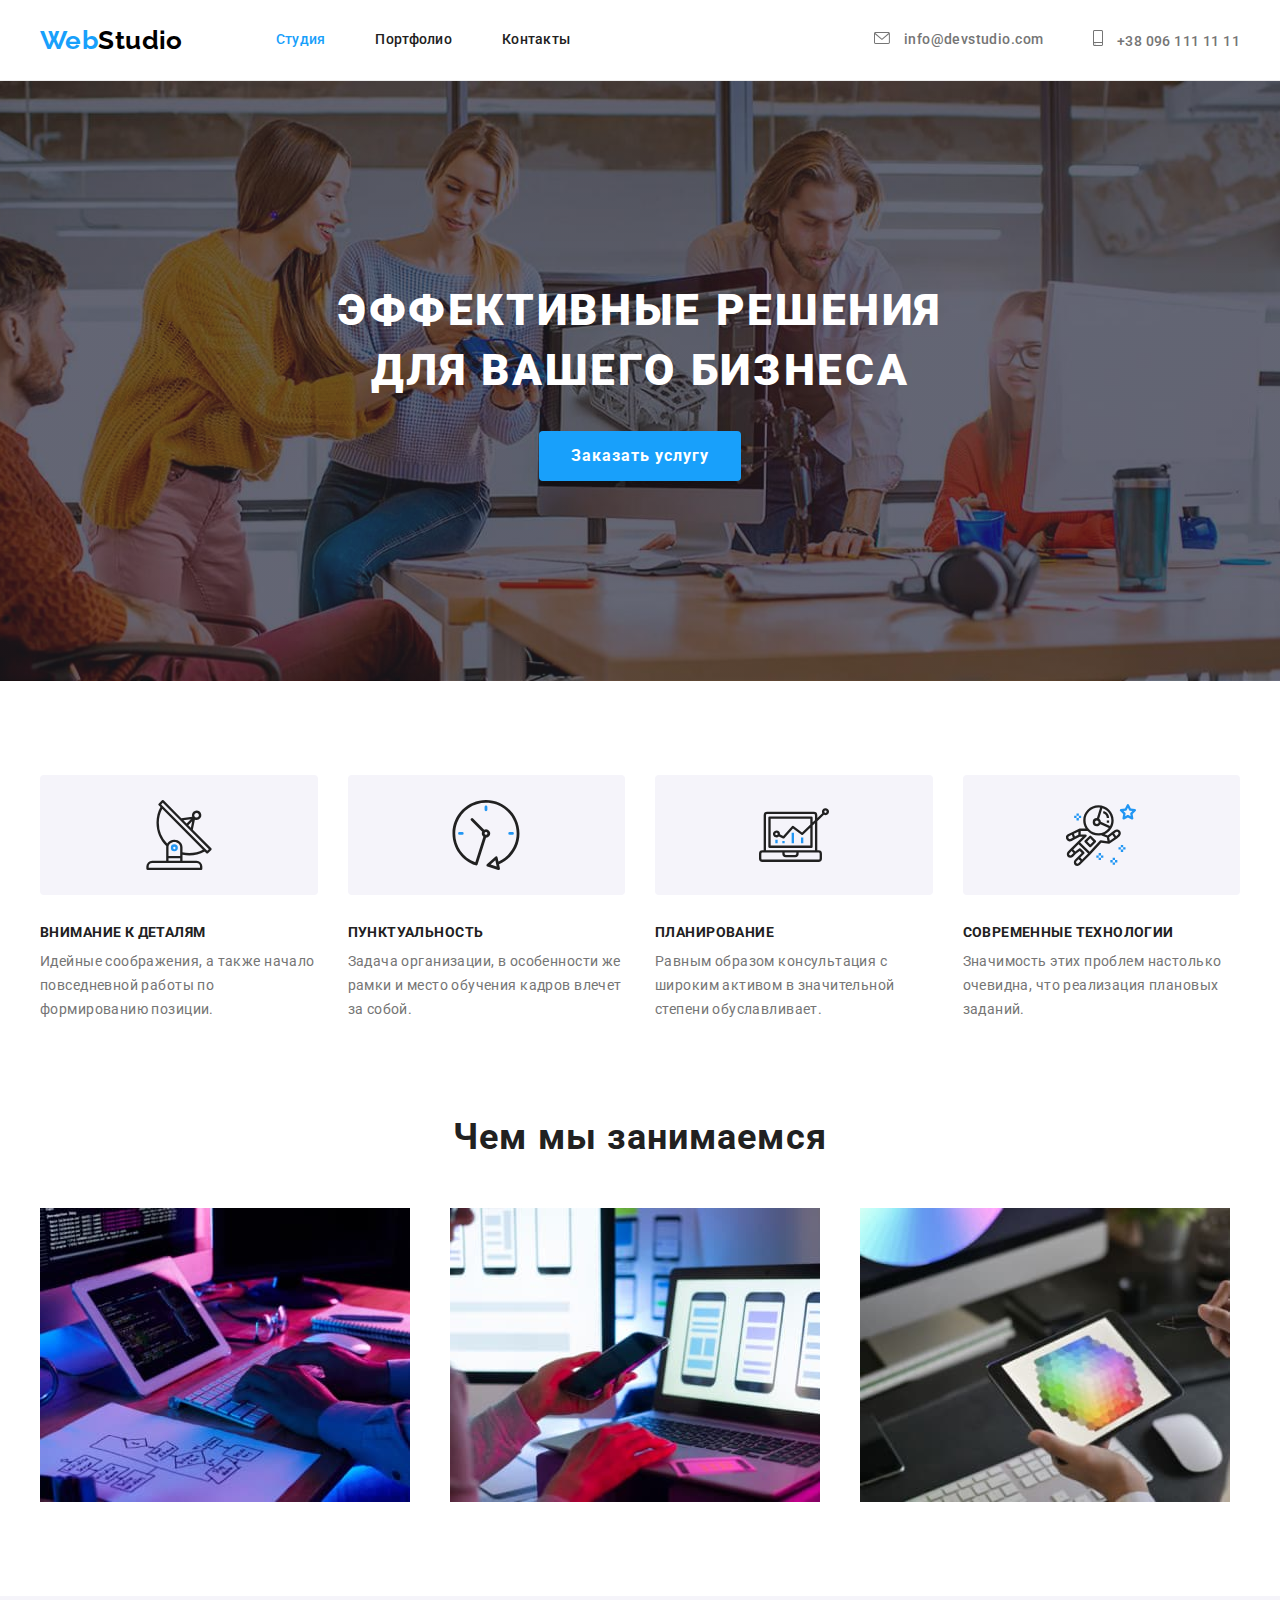
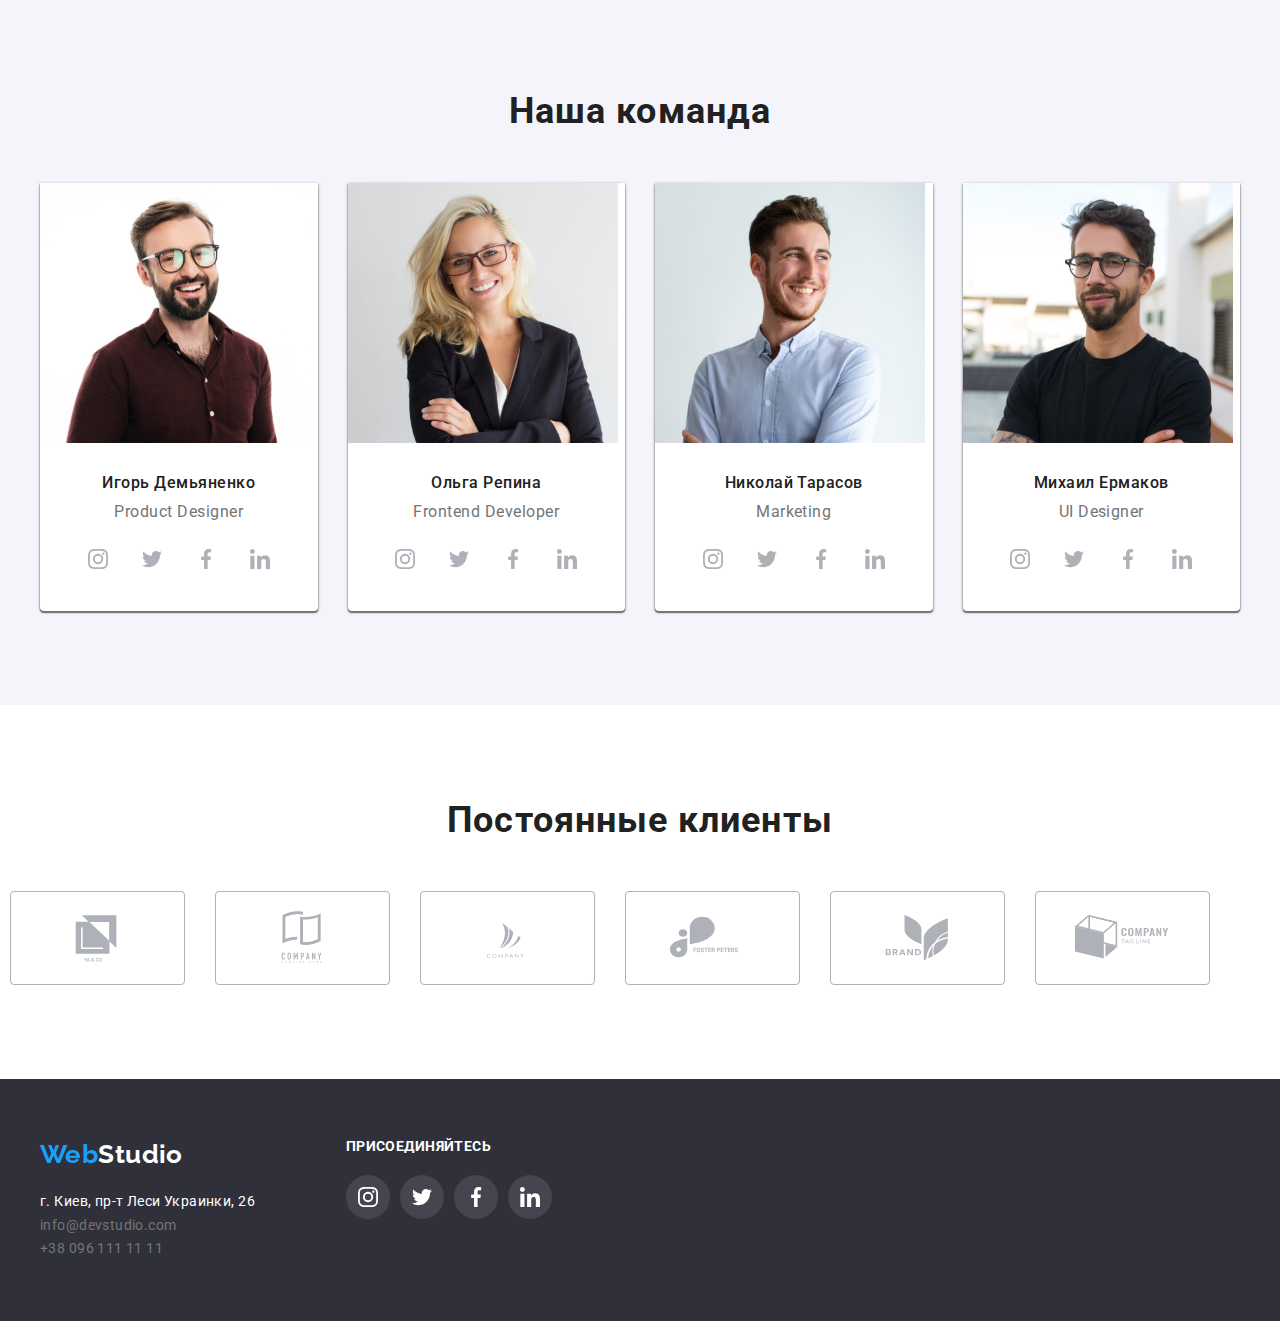
<file: index.html>
<!DOCTYPE html>
<html lang="ru">
  <head>
    <meta charset="UTF-8" />
    <meta name="viewport" content="width=device-width, initial-scale=1.0" />
    <title>Web Studio</title>
    <link href="https://fonts.googleapis.com/css2?family=Raleway:wght@700&family=Roboto:wght@400;500;700;900&display=swap" rel="stylesheet" />
    <link rel="stylesheet" href="https://cdnjs.cloudflare.com/ajax/libs/modern-normalize/1.1.0/modern-normalize.min.css"
      integrity="sha512-wpPYUAdjBVSE4KJnH1VR1HeZfpl1ub8YT/NKx4PuQ5NmX2tKuGu6U/JRp5y+Y8XG2tV+wKQpNHVUX03MfMFn9Q=="
      crossorigin="anonymous" referrerpolicy="no-referrer" />
    <link rel="stylesheet" href="./css/styles.css" />
    <title>Студия</title>
  </head>

  <body>
    <header class="header">
      <div class="container header-container">
        <nav class="header-navigation">
          <a href="./index.html" class="header-logo">Web<span class="logo">Studio</span></a>
          <ul class="list site-nav">
            <li class="header-item"><a href="./index.html" class="link current">Студия</a></li>
            <li class="header-item"><a href="./portfolio.html" class="link" >Портфолио</a></li>
            <li class="header-item"><a href="" class="link">Контакты</a></li>
            </ul> 
        </nav>
              <ul class="auth-nav list">    
                <li class="header-contact">
                  <a class="link header-icon" href="mailto:info@devstudio.com">
                      <svg width="16" height="12" class="svg-icon">
                        <use href="./images/sprite.svg#header-mail"></use>
                      </svg>
                      info@devstudio.com
                  </a>
                </li>
                <li class="header-contact">
                  <a class="link header-icon" href="tel:+380961111111">
                      <svg width="10" height="16" class="svg-icon">
                        <use href="./images/sprite.svg#header-phone"></use>
                      </svg>
                      +38 096 111 11 11
                  </a>
                </li>
              </ul>
        </div>
    </header>
    <main>
      <section class="hero">
        <div class="container">
        <h1 class="title-hero">
          Эффективные решения для вашего бизнеса
        </h1>
        <button type="button" class="button-hero">Заказать услугу</button>
        </div>
      </section>
        <section class="section">
          <div class="container">
            <ul class="list list-title">
              <li class="title-item">
                  <div class="benefits-icon-blok">
                    <svg class="benefits-icon">
                      <use href="./images/sprite.svg#antenna"></use>
                    </svg>
                  </div>
                <h3 class="title">Внимание к деталям</h3>
                <p class="proposition-text">
                  Идейные соображения, а также начало повседневной работы по
                  формированию позиции.
                </p>
              </li>
              <li class="title-item">
                  <div class="benefits-icon-blok">
                    <svg class="benefits-icon">
                      <use href="./images/sprite.svg#clock"></use>
                    </svg>
                  </div>
                <h3 class="title">Пунктуальность</h3>
                <p class="proposition-text">
                  Задача организации, в особенности же рамки и место обучения кадров
                  влечет за собой.
                </p>
              </li>
              <li class="title-item">
                  <div class="benefits-icon-blok">
                    <svg class="benefits-icon">
                      <use href="./images/sprite.svg#diagram"></use>
                    </svg>
                  </div>
                <h3 class="title">Планирование</h3>
                <p class="proposition-text">
                  Равным образом консультация с широким активом в значительной
                  степени обуславливает.
                </p>
              </li>
              <li class="title-item">
                  <div class="benefits-icon-blok">
                    <svg class="benefits-icon">
                      <use href="./images/sprite.svg#astronaut"></use>
                    </svg>
                  </div>
                <h3 class="title">Современные технологии</h3>
                <p class="proposition-text">
                  Значимость этих проблем настолько очевидна, что реализация
                  плановых заданий.
                </p>
              </li>
            </ul>
          </div> 
        </section>
            <section class="main-works section">
              <div class="container">
                <h2 class="title-main">Чем мы занимаемся</h2>
                <ul class="list list-title">
                  <li class="main-works-item">
                    <img src="./images/desktopapp.jpg" class="main-works-img" width="370" height="294" alt="Ноутбук" />
                  </li>
                  <li class="main-works-item">
                    <img src="./images/mobapp.jpg" class="main-works-img" width="370" height="294" alt="Мобильный телефон" />
                  </li>
                  <li class="main-works-item">
                    <img src="./images/designsol.jpg" class="main-works-img" width="370" height="294" alt="Дизайн" />
                  </li >
                </ul>
              </div>
            </section>

      <section class="section team">
        <div class="container">
          <h2 class="title-main">Наша команда</h2>
          <ul class="list list-title">
            <li class="team-list-item">
              <img src="./images/team1.jpg" width="270" height="260" alt="Игорь Демьяненко" />
              <div class="team-content">
                <p class="name">Игорь Демьяненко</p>
                <p class="team-text">Product Designer</p>
                              <ul class="team-list-ikon list">
                                <li class="team-list-ikon-item">
                                  <a class="team-list-ikon-item-link" href="https://instagram.com">
                                    <svg class="team-list-ikon-item-link-svg">
                                      <use href="./images/sprite.svg#instagram"></use>
                                    </svg>
                                  </a>
                                </li>
                                <li class="team-list-ikon-item">
                                  <a class="team-list-ikon-item-link" href="https://twiter.com">
                                    <svg class="team-list-ikon-item-link-svg">
                                      <use href="./images/sprite.svg#twiter"></use>
                                    </svg>
                                  </a>
                                </li>
                                <li class="team-list-ikon-item">
                                  <a class="team-list-ikon-item-link" href="https://facebook.com">
                                    <svg class="team-list-ikon-item-link-svg">
                                      <use href="./images/sprite.svg#facebook"></use>
                                    </svg>
                                  </a>
                                </li>
                                <li class="team-list-ikon-item">
                                  <a class="team-list-ikon-item-link" href="https://linkedin.com">
                                    <svg class="team-list-ikon-item-link-svg">
                                      <use href="./images/sprite.svg#linkedin"></use>
                                    </svg>
                                  </a>
                                </li>
                              </ul>
              </div>
            </li>
            <li class="team-list-item">
              <img src="./images/team2.jpg" width="270" height="260" alt="Ольга Репина" />
             <div class="team-content">
                <p class="name">Ольга Репина</p>
                <p class="team-text">Frontend Developer</p>
                              <ul class="team-list-ikon list">
                                <li class="team-list-ikon-item">
                                  <a class="team-list-ikon-item-link" href="https://instagram.com">
                                    <svg class="team-list-ikon-item-link-svg">
                                      <use href="./images/sprite.svg#instagram"></use>
                                    </svg>
                                  </a>
                                </li>
                                <li class="team-list-ikon-item">
                                  <a class="team-list-ikon-item-link" href="https://twiter.com">
                                    <svg class="team-list-ikon-item-link-svg">
                                      <use href="./images/sprite.svg#twiter"></use>
                                    </svg>
                                  </a>
                                </li>
                                <li class="team-list-ikon-item">
                                  <a class="team-list-ikon-item-link" href="https://facebook.com">
                                    <svg class="team-list-ikon-item-link-svg">
                                      <use href="./images/sprite.svg#facebook"></use>
                                    </svg>
                                  </a>
                                </li>
                                <li class="team-list-ikon-item">
                                  <a class="team-list-ikon-item-link" href="https://linkedin.com">
                                    <svg class="team-list-ikon-item-link-svg">
                                      <use href="./images/sprite.svg#linkedin"></use>
                                    </svg>
                                  </a>
                                </li>
                              </ul>
             </div>
            </li>
            <li class="team-list-item">
              <img src="./images/team3.jpg" width="270" height="260" alt="Николай Тарасов" />
              <div class="team-content">
                <p class="name">Николай Тарасов</p>
                <p class="team-text">Marketing</p>
                              <ul class="team-list-ikon list">
                                <li class="team-list-ikon-item">
                                  <a class="team-list-ikon-item-link" href="https://instagram.com">
                                    <svg class="team-list-ikon-item-link-svg">
                                      <use href="./images/sprite.svg#instagram"></use>
                                    </svg>
                                  </a>
                                </li>
                                <li class="team-list-ikon-item">
                                  <a class="team-list-ikon-item-link" href="https://twiter.com">
                                    <svg class="team-list-ikon-item-link-svg">
                                      <use href="./images/sprite.svg#twiter"></use>
                                    </svg>
                                  </a>
                                </li>
                                <li class="team-list-ikon-item">
                                  <a class="team-list-ikon-item-link" href="https://facebook.com">
                                    <svg class="team-list-ikon-item-link-svg">
                                      <use href="./images/sprite.svg#facebook"></use>
                                    </svg>
                                  </a>
                                </li>
                                <li class="team-list-ikon-item">
                                  <a class="team-list-ikon-item-link" href="https://linkedin.com">
                                    <svg class="team-list-ikon-item-link-svg">
                                      <use href="./images/sprite.svg#linkedin"></use>
                                    </svg>
                                  </a>
                                </li>
                              </ul>
              </div>
            </li>
            <li class="team-list-item">
              <img src="./images/team4.jpg" width="270" height="260" alt="Михаил Ермаков" />
              <div class="team-content">
                <p class="name">Михаил Ермаков</p>
                <p class="team-text">UI Designer</p>
                              <ul class="team-list-ikon list">
                                <li class="team-list-ikon-item">
                                  <a class="team-list-ikon-item-link" href="https://instagram.com">
                                    <svg class="team-list-ikon-item-link-svg">
                                      <use href="./images/sprite.svg#instagram"></use>
                                    </svg>
                                  </a>
                                </li>
                                <li class="team-list-ikon-item">
                                  <a class="team-list-ikon-item-link" href="https://twiter.com">
                                    <svg class="team-list-ikon-item-link-svg">
                                      <use href="./images/sprite.svg#twiter"></use>
                                    </svg>
                                  </a>
                                </li>
                                <li class="team-list-ikon-item">
                                  <a class="team-list-ikon-item-link" href="https://facebook.com">
                                    <svg class="team-list-ikon-item-link-svg">
                                      <use href="./images/sprite.svg#facebook"></use>
                                    </svg>
                                  </a>
                                </li>
                                <li class="team-list-ikon-item">
                                  <a class="team-list-ikon-item-link" href="https://linkedin.com">
                                    <svg class="team-list-ikon-item-link-svg">
                                      <use href="./images/sprite.svg#linkedin"></use>
                                    </svg>
                                  </a>
                                </li>
                              </ul>
              </div>
            </li>
          </ul>
        </div>
      </section>
      <section class="section">
        <div class="container">
          <h2 class="title-main">
            Постоянные клиенты
          </h2>
          <ul class="regular-customers-list list list-title">
            <li class="regular-customers-list-item">
              <a class="regular-customers-list-item-link" href="#"><svg 
                  class="regular-customers-list-item-svg">
                  <use href="./images/sprite.svg#logo1"></use>
                </svg></a>
            </li>
            <li class="regular-customers-list-item">
              <a class="regular-customers-list-item-link" href="#"><svg 
                class="regular-customers-list-item-svg"> 
                <use href="./images/sprite.svg#logo2"></use>
                </svg></a>
            </li>
            <li class="regular-customers-list-item">
              <a class="regular-customers-list-item-link" href="#"><svg 
                  class="regular-customers-list-item-svg">
                  <use href="./images/sprite.svg#logo3"></use>
                </svg></a>
            </li>
            <li class="regular-customers-list-item">
              <a class="regular-customers-list-item-link" href="#"><svg 
                  class="regular-customers-list-item-svg">
                  <use href="./images/sprite.svg#logo4"></use>
                </svg></a>
            </li>
            <li class="regular-customers-list-item">
              <a class="regular-customers-list-item-link" href="#"><svg 
                  class="regular-customers-list-item-svg">
                  <use href="./images/sprite.svg#logo5"></use>
                </svg></a>
            </li>
            <li class="regular-customers-list-item">
              <a class="regular-customers-list-item-link" href="#"><svg
                  class="regular-customers-list-item-svg">
                  <use href="./images/sprite.svg#logo6"></use>
                </svg></a>
            </li>
          </ul>
        </div>
      </section>
    </main>
    <footer class="footer">
      <div class="container footer-flex">
        <div class="footer-item">
          <a href="./index.html" class="header-logo logo-footer">Web<span class="logo-2">Studio</span></a>
          <address>
            <ul class="list">
              <li class="footer-list-item">
                <a href="https://goo.gl/maps/UxFG4FiUNDqk74SW7" class="link adress"> г. Киев, пр-т Леси Украинки, 26
                </a>
              </li>
              <li class="footer-list-item">
                <a class="link version" href="mailto:info@devstudio.com">
                  info@devstudio.com
                </a>
              </li>
              <li class="footer-list-item">
                <a class="link version" href="tel:+380961111111">
                  +38 096 111 11 11
                </a>
              </li>
            </ul>
          </address>
        </div>
         <div class="footer-item">
          <h3 class="head-style">Присоединяйтесь</h3>
          <ul class="team-list-ikon list">
            <li class="team-list-ikon-item">
              <a class="team-list-ikon-item-link team-list-ikon-item-link-footer" href="https://instagram.com">
                <svg class="team-list-ikon-item-link-svg-footer">
                  <use href="./images/sprite.svg#instagram"></use>
                </svg>
              </a>
            </li>
            <li class="team-list-ikon-item">
              <a class="team-list-ikon-item-link team-list-ikon-item-link-footer" href="https://twitter.com">
                <svg class="team-list-ikon-item-link-svg-footer">
                  <use href="./images/sprite.svg#twiter"></use>
                </svg>
              </a>
            </li>
            <li class="team-list-ikon-item">
              <a class="team-list-ikon-item-link team-list-ikon-item-link-footer" href="https://facebook.com">
                <svg class="team-list-ikon-item-link-svg-footer">
                  <use href="./images/sprite.svg#facebook"></use>
                </svg>
              </a>
            </li>
            <li class="team-list-ikon-item">
              <a class="team-list-ikon-item-link team-list-ikon-item-link-footer" href="https://linkedin.com">
                <svg class="team-list-ikon-item-link-svg-footer">
                  <use href="./images/sprite.svg#linkedin"></use>
                </svg>
              </a>
            </li>
          </ul>
        </div>
      </div>
    </footer>
  </body>
</html>
</file>
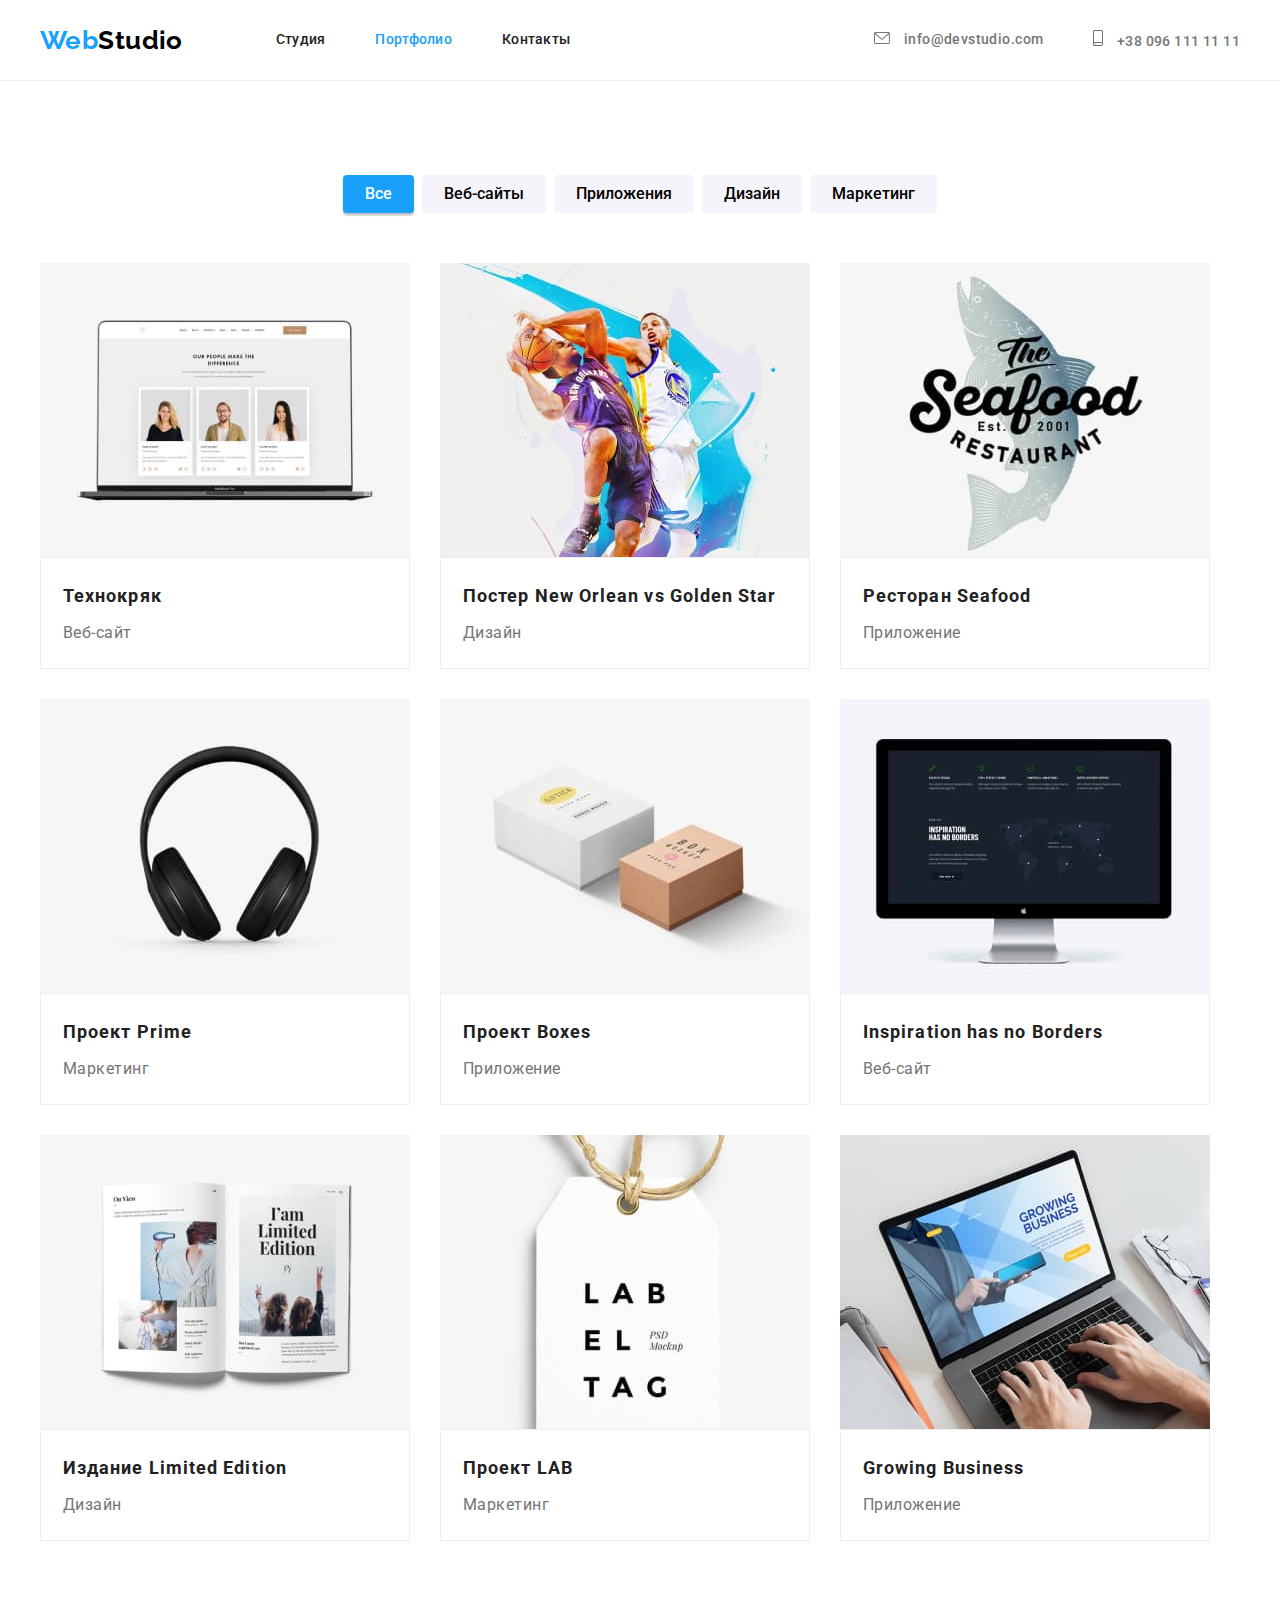
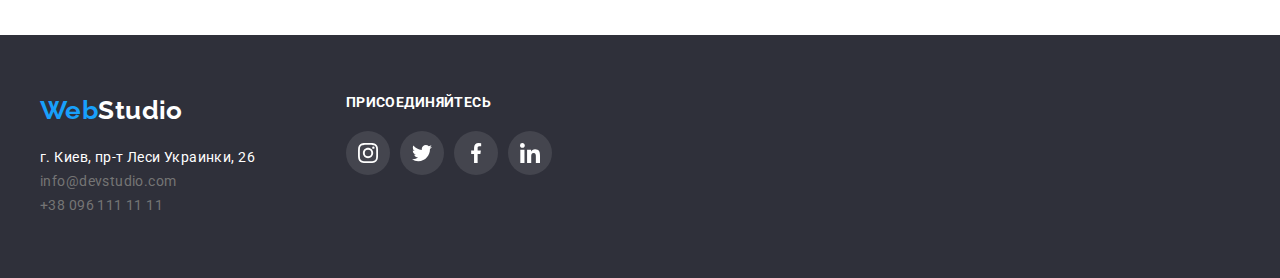
<file: portfolio.html>
<!DOCTYPE html>
<html lang="ru">
  <head>
    <meta charset="UTF-8" />
    <meta name="viewport" content="width=device-width, initial-scale=1.0" />
    <link href="https://fonts.googleapis.com/css2?family=Raleway:wght@700&family=Roboto:wght@400;500;700;900&display=swap"
        rel="stylesheet" />
    <link rel=" stylesheet"
      href="https://cdnjs.cloudflare.com/ajax/libs/modern-normalize/1.1.0/modern-normalize.min.css"
      integrity="sha512-wpPYUAdjBVSE4KJnH1VR1HeZfpl1ub8YT/NKx4PuQ5NmX2tKuGu6U/JRp5y+Y8XG2tV+wKQpNHVUX03MfMFn9Q=="
      crossorigin="anonymous" referrerpolicy="no-referrer" />
    <link rel="stylesheet" href="./css/styles.css" />
    <title>Портфолио</title>
  </head>
<body>
    <header class="header">
      <div class="container header-container">
        <nav class="header-navigation">
          <a href="./index.html" class="header-logo">Web<span class="logo">Studio</span></a>
          <ul class="list site-nav">
            <li class="header-item"><a href="./index.html" class="link">Студия</a></li>
            <li class="header-item"><a href="./portfolio.html" class="link current">Портфолио</a></li>
            <li class="header-item"><a href="" class="link">Контакты</a></li>
          </ul>
        </nav>
        <ul class="auth-nav list">
          <li class="header-contact">
            <a class="link header-icon" href="mailto:info@devstudio.com">
              <svg width="16" height="12" class="svg-icon">
                <use href="./images/sprite.svg#header-mail"></use>
              </svg>
              info@devstudio.com
            </a>
          </li>
          <li class="header-contact">
            <a class="link header-icon" href="tel:+380961111111">
              <svg width="10" height="16" class="svg-icon">
                <use href="./images/sprite.svg#header-phone"></use>
              </svg>
              +38 096 111 11 11
            </a>
          </li>
        </ul>
      </div>
    </header>
  <main> 
      <section class="section">
        <div class="container">
                  <ul class="list filter">
                    <li class="portfolio-filter-item"><button type="button" class="list-works current-button">Все</button></li>
                    <li class="portfolio-filter-item"><button type="button" class="list-works button">Веб-сайты</button></li>
                    <li class="portfolio-filter-item"><button type="button" class="list-works button">Приложения</button></li>
                    <li class="portfolio-filter-item"><button type="button" class="list-works button">Дизайн</button></li>
                    <li class="portfolio-filter-item"><button type="button" class="list-works button">Маркетинг</button></li>
                  </ul>
            <ul class="list portfolio-projects">
                            <li class="portfolio-projects-item">
                              <a href="" target="_blank" rel="nofollow" class="link">
                                <img class="images-card" src="./images/tehnokrjak.jpg" width="370" height="294" alt="Технокряк Веб-сайт" />
                                <div class="portfolio-content">
                                  <h2 class="portfolio-projects-title">Технокряк</h2>
                                  <p class="text">Веб-сайт</p>
                                </div>
                              </a>
                            </li>
                            <li class="portfolio-projects-item">
                              <a href="" target="_blank" rel="nofollow" class="link">
                                <img class="images-card" src="./images/poster.jpg" width="370" height="294"
                                  alt="Постер New Orlean vs Golden Star Дизайн" />
                                <div class="portfolio-content">
                                  <h2 class="portfolio-projects-title">Постер New Orlean vs Golden Star</h2>
                                  <p class="text">Дизайн</p>
                                </div>
                              </a>
                            </li>
                            <li class="portfolio-projects-item">
                              <a href="" target="_blank" rel="nofollow" class="link">
                                <img class="images-card" src="./images/restseafood.jpg" width="370" height="294"
                                  alt="Ресторан Seafood Приложение" />
                                <div class="portfolio-content">
                                  <h2 class="portfolio-projects-title">Ресторан Seafood</h2>
                                  <p class="text">Приложение</p>
                                </div>
                              </a>
                            </li>
                            <li class="portfolio-projects-item">
                              <a href="" target="_blank" rel="nofollow" class="link">
                                <img class="images-card" src="./images/projectprime.jpg" width="370" height="294" alt="Проект Prime Маркетинг" />
                                <div class="portfolio-content">
                                  <h2 class="portfolio-projects-title">Проект Prime</h2>
                                  <p class="text">Маркетинг</p>
                                </div>
                              </a>
                            </li>
                            <li class="portfolio-projects-item">
                              <a href="" target="_blank" rel="nofollow" class="link">
                                <img class="images-card" src="./images/projectbox.jpg" width="370" height="294" alt="Проект Boxes Приложение" />
                                <div class="portfolio-content">
                                  <h2 class="portfolio-projects-title">Проект Boxes</h2>
                                  <p class="text">Приложение</p>
                                </div>
                              </a>
                            </li>
                            <li class="portfolio-projects-item">
                              <a href="" target="_blank" rel="nofollow" class="link">
                                <img class="images-card" src="./images/insperations.jpg" width="370" height="294"
                                  alt="Inspiration has no Borders Веб-сайт" />
                                <div class="portfolio-content">
                                  <h2 class="portfolio-projects-title">Inspiration has no Borders</h2>
                                  <p class="text">Веб-сайт</p>
                                </div>
                              </a>
                            </li>
                            <li class="portfolio-projects-item">
                              <a href="" target="_blank" rel="nofollow" class="link">
                                <img class="images-card" src="./images/limedition.jpg" width="370" height="294"
                                  alt="Издание Limited Edition Дизайн" />
                                <div class="portfolio-content">
                                  <h2 class="portfolio-projects-title">Издание Limited Edition</h2>
                                  <p class="text">Дизайн</p>
                                </div>
                              </a>
                            </li>
                            <li class="portfolio-projects-item">
                              <a href="" target="_blank" rel="nofollow" class="link">
                                <img class="images-card" src="./images/projectlab.jpg" width="370" height="294" alt="Проект LAB Маркетинг" />
                                <div class="portfolio-content">
                                  <h2 class="portfolio-projects-title">Проект LAB</h2>
                                  <p class="text">Маркетинг</p>
                                </div>
                                </a>
                            </li>
                            <li class="portfolio-projects-item">
                              <a href="" target="_blank" rel="nofollow" class="link">
                                <img class="images-card" src="./images/growbusiness.jpg" width="370" height="294"
                                  alt="Growing Business Приложение" />
                                <div class="portfolio-content">
                                  <h2 class="portfolio-projects-title">Growing Business</h2>
                                  <p class="text">Приложение</p>
                                </div>
                              </a>
                            </li>

            </ul>
        </div>
    </section>
  </main>
    <footer class="footer">
      <div class="container footer-flex">
        <div class="footer-item">
          <a href="./index.html" class="header-logo logo-footer">Web<span class="logo-2">Studio</span></a>
          <address>
            <ul class="list">
              <li class="footer-list-item">
                <a href="https://goo.gl/maps/UxFG4FiUNDqk74SW7" class="link adress"> г. Киев, пр-т Леси Украинки, 26
                </a>
              </li>
              <li class="footer-list-item">
                <a class="link version" href="mailto:info@devstudio.com">
                  info@devstudio.com
                </a>
              </li>
              <li class="footer-list-item">
                <a class="link version" href="tel:+380961111111">
                  +38 096 111 11 11
                </a>
              </li>
            </ul>
          </address>
        </div>
        <div class="footer-item">
          <h3 class="head-style">Присоединяйтесь</h3>
          <ul class="team-list-ikon list">
            <li class="team-list-ikon-item">
              <a class="team-list-ikon-item-link team-list-ikon-item-link-footer" href="https://instagram.com">
                <svg class="team-list-ikon-item-link-svg-footer">
                  <use href="./images/sprite.svg#instagram"></use>
                </svg>
              </a>
            </li>
            <li class="team-list-ikon-item">
              <a class="team-list-ikon-item-link team-list-ikon-item-link-footer" href="https://twitter.com">
                <svg class="team-list-ikon-item-link-svg-footer">
                  <use href="./images/sprite.svg#twiter"></use>
                </svg>
              </a>
            </li>
            <li class="team-list-ikon-item">
              <a class="team-list-ikon-item-link team-list-ikon-item-link-footer" href="https://facebook.com">
                <svg class="team-list-ikon-item-link-svg-footer">
                  <use href="./images/sprite.svg#facebook"></use>
                </svg>
              </a>
            </li>
            <li class="team-list-ikon-item">
              <a class="team-list-ikon-item-link team-list-ikon-item-link-footer" href="https://linkedin.com">
                <svg class="team-list-ikon-item-link-svg-footer">
                  <use href="./images/sprite.svg#linkedin"></use>
                </svg>
              </a>
            </li>
          </ul>
        </div>
      </div>
    </footer>
</body>

</html>
</file>
<file: css/styles.css>
:root {
  --primary-text-color: #212121;
  --title-text-color: #000000;
  --accent-color: #18a0fb;
  --primary-white-color: #ffffff;
  --secondary-text-color: #757575;
  --logo-color: #2196f3;
  --background-color: #2f303a;
  --header-solid-color: #ececec;
  --background-team-color: #f5f4fa;
  --background-svg: #afb1b8;
}

body,
p,
h1,
h2,
h3,
h4 {
  margin: 0;
}

ul {
  margin: 0;
  padding-left: 0;
}

img {
  display: block;
}
body {
  background-color: var(--primary-white-color);
  color: var(--secondary-text-color);
  font-family: Roboto, sans-serif;
  font-weight: 400;
  font-style: normal;
  font-size: 14px;
  letter-spacing: 0.03em;
}

.container {
  width: 1200px;
  margin: 0 auto;
  padding: 0 15px;
}

.header {
  border-bottom: 1px solid var(--header-solid-color);
}

.header-container {
  display: flex;
  align-items: center;
}
.header-navigation {
  display: flex;
  align-items: center;
}

.header-logo {
  font-family: Raleway, cursive;
  font-weight: bold;
  font-size: 26px;
  line-height: 1.19;
  text-decoration: none;
  color: var(--accent-color);
  margin-right: 93px;
}

.header-item .link {
  padding-top: 32px;
  padding-bottom: 32px;
  display: flex;
  align-items: center;
}

.header-item :hover,
.header-item :focus {
  color: var(--accent-color);
}

.header-item:not(:last-child) {
  margin-right: 50px;
}
.header-contact {
  margin-left: auto;
  align-items: center;
}

.header-contact:not(:last-child) {
  margin-right: 50px;
}

.header-contact:hover,
.header-contact :focus {
  color: var(--accent-color);
}

.header-icon {
  fill: currentColor;
}

.svg-icon {
  margin-right: 10px;
  fill: inherit;
}

.logo {
  color: var(--title-text-color);
}
.logo:hover,
.logo:focus {
  color: var(--accent-color);
}

.team-text {
  font-weight: normal;
  font-size: 16px;
  line-height: 1.19;
  letter-spacing: 0.03em;
  color: var(--secondary-text-color);
  text-align: center;
  margin-bottom: 16px;
}

.team {
  background: var(--background-team-color);
}

.team-list-item {
  background: var(--primary-white-color);
  box-shadow: 0px 1px 3px var(--secondary-text-color),
    0px 1px 1px var(--secondary-text-color),
    0px 2px 1px var(--secondary-text-color);
  border-radius: 0px 0px 4px 4px;
  flex-basis: calc(100% / 4 - 30px);
  margin-top: 30px;
  margin-left: 30px;
}

.team-content {
  padding: 30px 0;
}

.site-nav {
  font-weight: 500;
  line-height: 1.14;
  letter-spacing: 0.02em;
  color: var(--primary-text-color);
  display: flex;
  align-items: center;
}

.link {
  text-decoration: none;
  color: inherit;
}

.section {
  padding-top: 94px;
  padding-bottom: 94px;
}

.button {
  text-decoration: none;
  list-style: none;
  cursor: pointer;
  border-radius: 4px;
}

.auth-nav {
  font-weight: 500;
  line-height: 1.14;
  list-style: none;
  font-style: normal;
  margin-left: auto;
  display: flex;
  align-items: center;
}

.header-contact {
  display: flex;
  text-align: center;
}
.auth-nav .header-contact :not(:last-child) {
  margin-right: 305px;
}

.auth-nav .button:hover,
.auth-nav .button:focus {
  color: var(--accent-color);
}

.list {
  list-style: none;
}

.list-title {
  display: flex;
  flex-wrap: wrap;
  margin-left: -30px;
  margin-top: -30px;
}

.list-works {
  font-weight: 500;
  font-size: 16px;
  line-height: 1.63;
  text-decoration: none;
  border-radius: 4px;
  background-color: #f5f4fa;
  cursor: pointer;
  font-family: inherit;
  padding: 6px 22px;
  border: none;
}

.filter {
  font-weight: 500;
  font-size: 16px;
  line-height: 1.62px;
  font-family: inherit;
  display: flex;
  justify-content: center;
  margin-bottom: 50px;
}

.portfolio-filter-item:not(:last-child) {
  margin-right: 8px;
}

.portfolio-content {
  padding: 20px 22px;
  border: 1px solid #eeeeee;
}

.list-works:hover,
.list-works:focus,
.current-button {
  color: var(--primary-white-color);
  background-color: var(--accent-color);
  box-shadow: 0px 3px 1px rgba(0, 0, 0, 0.1), 0px 1px 2px rgba(0, 0, 0, 0.08),
    0px 2px 2px rgba(0, 0, 0, 0.12);
}

.work-list {
  font-weight: normal;
  font-size: 16px;
  line-height: 1.88;
  letter-spacing: 0.03em;
  display: flex;
  flex-wrap: wrap;
  margin-left: -30px;
  margin-top: -30px;
}

.portfolio-projects {
  width: 1200px;
  display: flex;
  flex-wrap: wrap;
  flex-basis: calc(100% / 3 - 30px);
  margin-left: -30px;
  margin-bottom: -30px;
}

.portfolio-projects-item {
  margin-left: 30px;
  margin-bottom: 30px;
}

.portfolio-projects-item:hover,
.portfolio-projects-item:focus {
  box-shadow: 0px 1px 1px rgba(0, 0, 0, 0.12), 0px 4px 4px rgba(0, 0, 0, 0.06),
    1px 4px 6px rgba(0, 0, 0, 0.16);
}

.portfolio-projects-title {
  font-weight: bold;
  font-size: 18px;
  color: var(--primary-text-color);
  line-height: 2;
  letter-spacing: 0.06em;
  margin-bottom: 4px;
}

.images-card {
  display: block;
}

.adress {
  font-style: normal;
  line-height: 1.71;
  letter-spacing: 0.03em;
  color: var(--primary-white-color);
  text-decoration: none;
  text-transform: none;
}

.text {
  font-size: 16px;
  line-height: 1.87;
  letter-spacing: 0.03em;
  color: var(--secondary-text-color);
  margin-top: 4px;
}

.version {
  font-style: normal;
  line-height: 1.71;
  letter-spacing: 0.03em;
  color: var(--secondary-text-color);
  text-decoration: none;
}

.news {
  font-weight: bold;
  line-height: 1.14px;
  letter-spacing: 0.03em;
  text-transform: uppercase;
  color: var(--primary-text-color);
}

.current {
  color: var(--accent-color);
}
.hero {
  text-align: center;
  background-color: var(--background-color);
  padding: 200px 0;
  background-image: linear-gradient(
      rgba(47, 48, 58, 0.4),
      rgba(47, 48, 58, 0.4)
    ),
    url(../images/img_hero.jpg);
  background-repeat: no-repeat;
  background-size: cover;
  background-position: center;
}

.title-hero {
  text-align: center;
  font-weight: 900;
  font-size: 44px;
  line-height: 1.36;
  text-align: center;
  letter-spacing: 0.06em;
  text-transform: uppercase;
  color: var(--primary-white-color);
  width: 696px;
  margin: 0 auto;
  margin-bottom: 30px;
}
.button-hero {
  padding: 10px 32px;
  font-weight: bold;
  font-size: 16px;
  line-height: 1.87;
  text-align: center;
  letter-spacing: 0.06em;
  text-decoration: none;
  color: var(--primary-white-color);
  background-color: var(--accent-color);
  font-family: inherit;
  box-shadow: 0px 4px 4px rgba(0, 0, 0, 0.15);
  border-width: 0px;
  border-radius: 4px;
}

.proposition-text {
  line-height: 1.71;
  color: var(--secondary-text-color);
}

.title {
  font-size: 14px;
  line-height: 1.14;
  text-transform: uppercase;
  color: var(--primary-text-color);
  margin-bottom: 10px;
}

.title-item {
  flex-basis: calc(100% / 4 - 30px);
  flex-wrap: wrap;
  margin-top: 30px;
  margin-left: 30px;
}

.title-main {
  font-weight: bold;
  font-size: 36px;
  line-height: 1.17;
  text-align: center;
  letter-spacing: 0.03em;
  color: var(--primary-text-color);
  margin-bottom: 50px;
}

.main-works {
  padding-top: 0;
}

.main-works-item {
  flex-basis: calc(100% / 3 - 30px);
  margin-left: 30px;
  margin-top: 30px;
}

.type-works {
  font-weight: bold;
  line-height: 1.14;
  letter-spacing: 0.03em;
  text-transform: uppercase;
  color: var(--primary-white-color);
}

.name {
  font-weight: 500;
  font-size: 16px;
  line-height: 1.19;
  letter-spacing: 0.03em;
  color: var(--primary-text-color);
  text-align: center;
  margin-bottom: 10px;
}

.clients {
  font-weight: bold;
  font-size: 36px;
  line-height: 1.17;
  text-align: center;
  letter-spacing: 0.03em;
  color: var(--primary-text-color);
}

.clients.list:hover,
.clients.list:focus {
  color: var(--primary-white-color);
  background-color: var(--accent-color);
}
.dev-by {
  font-size: 12px;
  text-align: center;
  letter-spacing: 0.03em;
  color: var(--primary-white-color);
  background-color: #2f303a;
}

.logo-2 {
  color: var(--primary-white-color);
}

.logo-2 :hover,
.logo-2 :focus {
  color: var(--accent-color);
}

.footer {
  background-color: var(--background-color);
  padding: 60px 0;
}

.logo-footer {
  display: inline-block;
  margin-bottom: 20px;
}

.footer-flex {
  display: flex;
}

.footer-list-item: {
  margin-bottom: 60px;
}

.footer-item:not(:last-child) {
  margin-right: 70px;
}

.footer-contacts-item:not(:last-child) {
  margin-bottom: 9px;
}

.footer-list-item :hover,
.footer-list-item :focus {
  color: var(--accent-color);
}

.benefits-icon-blok {
  display: flex;
  justify-content: center;
  height: 120px;
  background: var(--background-team-color);
  border-radius: 4px;
  margin-bottom: 30px;
  align-items: center;
}

.benefits-icon {
  width: 70px;
  height: 70px;
  fill: currentColor;
}

.team-list-ikon {
  display: flex;
  align-items: center;
  justify-content: center;
}

.team-list-ikon-item:not(:last-child) {
  margin-right: 10px;
}

.team-list-ikon-item-link {
  display: flex;
  align-items: center;
  justify-content: center;
  width: 44px;
  height: 44px;
  border-radius: 50%;
}

.team-list-ikon-item-link-svg {
  width: 20px;
  height: 20px;
  fill: var(--background-svg);
}

.team-list-ikon-item-link:hover,
.team-list-ikon-item-link:focus {
  background-color: var(--accent-color);
}
.team-list-ikon-item-link:hover svg,
.team-list-ikon-item-link:focus svg {
  fill: var(--primary-white-color);
}

.team-list-ikon-item-link-svg:hover,
.team-list-ikon-item-link-svg:focus {
  fill: var(--primary-white-color);
}

.regular-customers-list {
  display: flex;
  flex-wrap: wrap;
  margin-left: -30px;
  margin-top: -30px;
}

.regular-customers-list-item {
  flex-wrap: wrap;
  flex-basis: calc(100% / 6 - 30px);
  margin-top: 30px;
}

.regular-customers-list-item-link {
  display: flex;
  align-items: center;
  justify-content: center;
  height: 92px;
  border: 1px solid var(--background-svg);
  border-radius: 4px;
  color: var(--background-svg);
}

.regular-customers-list-item-svg {
  width: 106px;
  height: 60px;
  fill: currentColor;
}

.regular-customers-list-item:not(:last-child) {
  margin-right: 30px;
}

.regular-customers-list-item-link:hover,
.regular-customers-list-item-link:focus {
  color: var(--accent-color);
  border: 1px solid var(--accent-color);
}

.join {
  margin-left: 70px;
}

.team-list-ikon-item-link-footer {
  display: block;
  display: flex;
  align-items: center;
  justify-content: center;
  width: 44px;
  height: 44px;
  border-radius: 50%;
  background: rgba(255, 255, 255, 0.1);
}
.footer-adres {
  margin-right: 70px;
}

.head-style {
  font-style: normal;
  font-weight: bold;
  font-size: 14px;
  line-height: 1.14;
  letter-spacing: 0.03em;
  text-transform: uppercase;
  color: var(--primary-white-color);
  margin-bottom: 20px;
}

.team-list-ikon-item-link-footer {
  display: block;
  display: flex;
  align-items: center;
  justify-content: center;
  width: 44px;
  height: 44px;
  border-radius: 50%;
  background: rgba(255, 255, 255, 0.1);
}

.team-list-ikon-item-link-svg-footer {
  width: 20px;
  height: 20px;
  fill: var(--primary-white-color);
}
</file>
